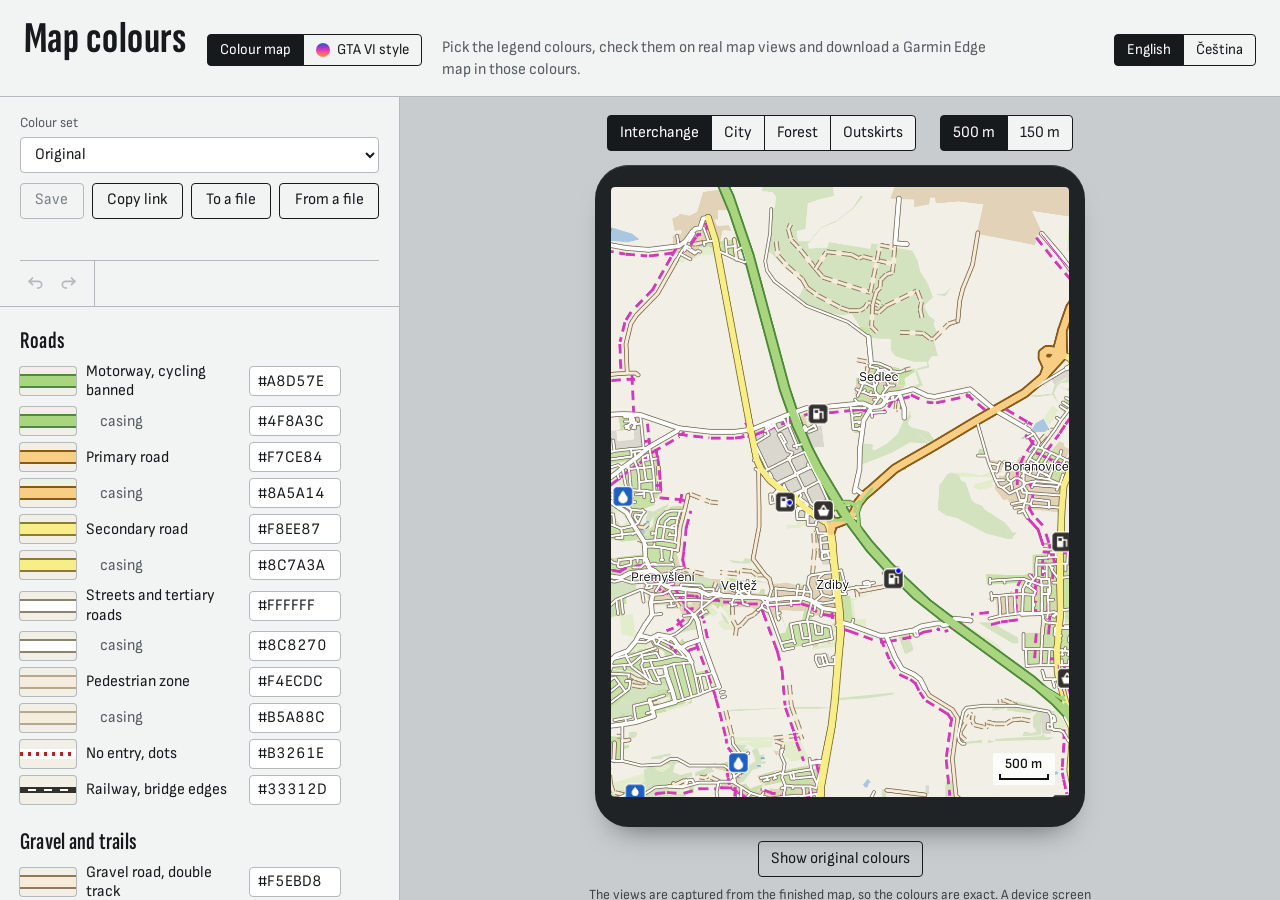
<file: index.html>
<!doctype html>
<html lang="en">
<head>
<meta charset="utf-8">
<meta name="viewport" content="width=device-width, initial-scale=1">
<title>Map colours for Garmin Edge</title>
<meta name="description" content="Pick the colours of a cycling map for Garmin Edge, preview them and download the recoloured .img. Everything happens in your browser.">
<link rel="icon" href="data:,">
<link rel="preconnect" href="https://fonts.googleapis.com">
<link rel="preconnect" href="https://fonts.gstatic.com" crossorigin>
<link href="https://fonts.googleapis.com/css2?family=Sofia+Sans+Extra+Condensed:wght@600;700&family=Sofia+Sans+Semi+Condensed:wght@400;500;600&display=swap" rel="stylesheet">
<link rel="stylesheet" href="style.css?v=0264073da9">
<link rel="stylesheet" href="gta.css?v=0264073da9">
</head>
<body>
<div class="sky" aria-hidden="true"><i class="day"></i><i class="night"></i></div>
<header class="top">
  <h1 data-i18n="heading">Map colours</h1>
  <nav class="modes" id="modes" aria-label="Map" data-i18n-label="modes">
    <a href="./" data-mode="colour" data-i18n="modeColour">Colour map</a>
    <a href="?map=gta" data-mode="gta" class="gta" data-i18n="modeGta">GTA VI style</a>
  </nav>
  <p class="lede" id="lede" data-i18n="lede">Pick the legend colours, check them on real map views and download a Garmin Edge map in those colours.</p>
  <nav class="languages" id="languages" aria-label="Language" data-i18n-label="languages"></nav>
</header>

<main class="bench">
  <section class="legend" aria-label="Legend" data-i18n-label="legend">
    <div class="legend-tools">
      <label class="field">
        <span data-i18n="presetLabel">Colour set</span>
        <select id="preset"></select>
      </label>
      <p class="preset-note" id="preset-note" hidden></p>
      <div class="tool-row" id="set-tools">
        <button type="button" id="save-set" data-i18n="saveSet">Save</button>
        <button type="button" id="copy-link" data-i18n="copyLink" data-i18n-title="copyLinkTitle">Copy link</button>
        <button type="button" id="save-palette" data-i18n="toFile" data-i18n-label="savePalette" data-i18n-title="savePalette">To a file</button>
        <button type="button" id="load-palette" data-i18n="fromFile" data-i18n-label="loadPalette" data-i18n-title="loadPalette">From a file</button>
        <input type="file" id="palette-file" accept="application/json,.json" hidden>
      </div>
      <form class="tool-row" id="set-form" novalidate hidden>
        <input type="text" id="set-name" maxlength="40" spellcheck="false" autocomplete="off">
        <button type="submit" id="set-confirm">Save</button>
        <button type="button" class="icon" id="set-cancel" aria-label="Cancel" data-i18n-label="cancel" data-i18n-title="cancel">
          <svg viewBox="0 0 24 24" aria-hidden="true"><path d="M6 6l12 12"/><path d="M18 6L6 18"/></svg>
        </button>
      </form>
      <p class="message" id="palette-message" role="status"></p>
    </div>
    <div class="history" role="group" aria-label="History of changes" data-i18n-label="history">
      <button type="button" class="history-arrow" id="history-back" aria-label="Step back" data-i18n-label="historyBack">
        <svg viewBox="0 0 24 24" aria-hidden="true"><path d="M9 14l-4-4 4-4"/><path d="M5 10h11a4 4 0 1 1 0 8h-1"/></svg>
      </button>
      <button type="button" class="history-arrow" id="history-forward" aria-label="Step forward" data-i18n-label="historyForward">
        <svg viewBox="0 0 24 24" aria-hidden="true"><path d="M15 14l4-4-4-4"/><path d="M19 10H8a4 4 0 1 0 0 8h1"/></svg>
      </button>
      <div class="history-strip" id="history-strip"></div>
    </div>
    <div id="legend"></div>
  </section>

  <section class="stage" aria-label="Preview" data-i18n-label="preview">
    <div class="stage-controls">
      <div class="tabs" id="scenes" role="tablist" aria-label="Place" data-i18n-label="place"></div>
      <div class="segmented" id="screens" role="group" aria-label="Scale" data-i18n-label="scale"></div>
    </div>

    <div class="device">
      <div class="screen" id="screen">
        <canvas id="view" width="960" height="1280" aria-label="Map view in the chosen colours" data-i18n-label="viewLabel"></canvas>
        <div class="scale" id="scale" hidden><span id="scale-label"></span><i id="scale-bar"></i></div>
        <p class="screen-status" id="frame-status" role="status">Loading the view…</p>
      </div>
    </div>

    <div class="under-device">
      <button type="button" id="compare" aria-pressed="false">Show original colours</button>
      <p class="credit">
        <span data-i18n="credit">The views are captured from the finished map, so the colours are exact. A device screen looks paler than a monitor.</span>
        <a href="https://www.openstreetmap.org/copyright" data-i18n="osmCredit">Map data © OpenStreetMap contributors, ODbL</a>
      </p>
    </div>

    <div class="export">
      <h2 data-i18n="exportHeading">Download the map</h2>
      <div class="field" id="device-field" hidden>
        <span id="device-label" data-i18n="device">Device</span>
        <div class="segmented" id="devices" role="group" aria-labelledby="device-label"></div>
      </div>
      <div class="export-row">
        <label class="field">
          <span data-i18n="region">Region</span>
          <select id="region"></select>
        </label>
        <button type="button" class="primary" id="download" data-i18n="download">Download .img</button>
      </div>
      <progress id="progress" max="1" value="0" hidden></progress>
      <p class="message" id="export-message" role="status">The file is put together in your browser; nothing is sent to a server. Copy it to the Garmin folder on the device.</p>
    </div>

    <section class="install" aria-labelledby="install-heading">
      <h2 id="install-heading" data-i18n="installHeading">Put the map on your Edge</h2>
      <ol>
        <li data-i18n="installConnect">Connect the Edge to a computer with a USB cable. Windows shows it in Explorer. On a Mac, an Edge 530, 830 or 1030 appears as a disk in Finder; an Edge 540, 840, 1040, 1050 or newer needs a file transfer app such as OpenMTP.</li>
        <li data-i18n="installCopy">Copy the downloaded .img file into the Garmin folder on the device. The file can have any name.</li>
        <li data-i18n="installRestart">Unplug the cable and wait for the Edge to restart.</li>
        <li data-i18n="installEnable">On the Edge, open the settings of the profile you ride with, go to Navigation, then Map, and switch the new map on in the list of maps.</li>
        <li data-i18n="installDetail" data-device="edge1060" hidden>In the same Map settings, open Appearance and set Map Detail to Less. The map is drawn for that setting.</li>
        <li data-i18n="installStock">Leave Garmin's own map switched on as well. This map is drawn on top; routes are still calculated by Garmin's map, because this one has no routing data.</li>
      </ol>
      <p class="install-note" data-i18n="installTried">Tried on an Edge 830 so far: labels, navigation and rerouting work. For other models the steps follow Garmin's manuals. If the map does not appear, switch Garmin's map off for a moment to check that the device reads the file.</p>    </section>
  </section>
</main>

<!-- Режим «GTA VI style» (gta.js, gta.css): готовая карта, цвета не меняются, поэтому без редактора. -->
<div class="gta-page" id="gta-page" hidden>
  <main class="gta-main">
    <section class="hero">
      <div class="pitch">
        <p class="eyebrow" data-i18n="gtaEyebrow">New · Prague and Brdy</p>
        <h2 class="title"><span class="pre" data-i18n="gtaTitlePre">The map in</span><span class="big" data-i18n="gtaTitle">GTA VI style</span></h2>
        <p class="gta-lede" data-i18n="gtaLede">Roads in one colour, houses, a light map by day and a dark one at night. Nothing to set up: the colours are fixed.</p>
        <ul class="features">
          <li><span class="ico"><svg class="i" viewBox="0 0 24 24" aria-hidden="true"><path d="M4 21 9 3M20 21 15 3M12 6v2M12 11v2M12 16v3"/></svg></span>
            <span><b data-i18n="gtaRoadsTitle">One road grey</b><span data-i18n="gtaRoads">Gold lanes on motorways, pale yellow on main roads.</span></span></li>
          <li><span class="ico"><svg class="i" viewBox="0 0 24 24" aria-hidden="true"><path d="M3 21h18M5 21V11l7-6 7 6v10M10 21v-6h4v6"/></svg></span>
            <span><b data-i18n="gtaHousesTitle">Houses</b><span data-i18n="gtaHouses">Every building, from 120 m in.</span></span></li>
          <li><span class="ico"><svg class="i" viewBox="0 0 24 24" aria-hidden="true"><path d="M21 13.5A8.5 8.5 0 1 1 10.5 3a6.6 6.6 0 0 0 10.5 10.5Z"/></svg></span>
            <span><b data-i18n="gtaNightTitle">Day and night</b><span data-i18n="gtaNight">The Edge switches with its own day and night mode.</span></span></li>
          <li><span class="ico"><svg class="i" viewBox="0 0 24 24" aria-hidden="true"><path d="M5 20c2-3 1-6 4-8s5-1 6-4 1-4 3-5"/><path d="M4 9h3M15 17h4" stroke-dasharray="1 3"/></svg></span>
            <span><b data-i18n="gtaTrailsTitle">Trails up close</b><span data-i18n="gtaTrails">Paths and rough tracks only at 50–80 m.</span></span></li>
        </ul>
        <div class="card get">
          <h2 data-i18n="exportHeading">Download the map</h2>
          <div class="get-row">
            <label class="field"><span data-i18n="region">Region</span><select id="gta-region"></select></label>
            <button type="button" class="go" id="gta-download"><svg viewBox="0 0 24 24" aria-hidden="true"><path d="M12 4v11M7 10l5 5 5-5M5 20h14"/></svg><span data-i18n="download">Download .img</span></button>
          </div>
          <progress id="gta-progress" max="1" value="0" hidden></progress>
          <p class="note" id="gta-message" role="status"></p>
        </div>
      </div>

      <div class="viewer">
        <div class="pills scenes" id="gta-scenes" role="group" aria-label="Place" data-i18n-label="place"></div>
        <div class="minimap">
          <div class="mm-screen">
            <img class="d" alt="" data-i18n-label="gtaDayView">
            <img class="n" alt="" data-i18n-label="gtaNightView">
            <!-- ездок в середине кадра, как Edge держит своё место на карте -->
            <svg class="player" viewBox="-16 -16 32 32" aria-hidden="true"><circle r="13" fill="#111" stroke="#fff" stroke-width="2"/><path d="M0 -7.5 6.5 6.5 0 3 -6.5 6.5Z" fill="#fff"/></svg>
            <p class="mm-status" id="gta-status" role="status" hidden></p>
          </div>
          <span class="north" aria-hidden="true">N</span>
        </div>
        <p class="place" id="gta-place"><b></b><span></span></p>
        <div class="controls">
          <div class="pills time" id="gta-time" role="group" aria-label="Day or night" data-i18n-label="gtaTime">
            <button type="button" data-time="day"><svg viewBox="0 0 24 24" aria-hidden="true"><circle cx="12" cy="12" r="4"/><path d="M12 2v2M12 20v2M4.9 4.9l1.4 1.4M17.7 17.7l1.4 1.4M2 12h2M20 12h2M4.9 19.1l1.4-1.4M17.7 6.3l1.4-1.4"/></svg><span data-i18n="gtaDay">Day</span></button>
            <button type="button" data-time="night"><svg viewBox="0 0 24 24" aria-hidden="true"><path d="M21 13.5A8.5 8.5 0 1 1 10.5 3a6.6 6.6 0 0 0 10.5 10.5Z"/></svg><span data-i18n="gtaNightButton">Night</span></button>
          </div>
          <div class="pills zoom" id="gta-screens" role="group" aria-label="Scale" data-i18n-label="scale"></div>
        </div>
        <p class="credit"><span data-i18n="gtaCredit">Views from the finished map.</span> <a href="https://www.openstreetmap.org/copyright" data-i18n="osmCredit">Map data © OpenStreetMap contributors, ODbL</a></p>
      </div>
    </section>

    <section class="key" aria-labelledby="gta-key-heading">
      <div class="key-head"><h2 id="gta-key-heading" data-i18n="gtaKeyHeading">Map key</h2><p id="gta-key-note"></p></div>
      <div class="key-grid" id="gta-key"></div>
    </section>

    <section class="gta-install" aria-labelledby="gta-install-heading">
      <h2 class="install-head" id="gta-install-heading" data-i18n="installHeading">Put the map on your Edge</h2>
      <div class="card">
        <ol>
          <li data-i18n="installConnect">Connect the Edge to a computer with a USB cable.</li>
          <li data-i18n="gtaInstallCopy">Copy the downloaded .img file into the Garmin folder on the device, or into Garmin/Maps on an Edge 1050 or 1060. The file can have any name.</li>
          <li data-i18n="installRestart">Unplug the cable and wait for the Edge to restart.</li>
          <li data-i18n="installEnable">On the Edge, open the settings of the profile you ride with, go to Navigation, then Map, and switch the new map on in the list of maps.</li>
          <li data-i18n="gtaInstallDetail">On an Edge 1050 or 1060, open Appearance in the same Map settings and set Map Detail to Less. The map is drawn for that setting.</li>
          <li data-i18n="gtaInstallStock">This map covers Garmin's map completely. Routes are still calculated by Garmin's map, so keep it switched on for navigation.</li>
        </ol>
        <p class="gta-note" data-i18n="gtaInstallTried">Not tried on a device yet.</p>
      </div>
    </section>
  </main>
  <footer class="foot" data-i18n="gtaFootnote">Inspired by GTA VI. A fan-made map, not affiliated with Rockstar Games.</footer>
</div>

<script type="module" src="app.js?v=0264073da9"></script>
</body>
</html>
</file>
<file: style.css>
/* Стол картографа: нейтрально-серое окружение, чтобы интерфейс не искажал восприятие цветов карты. */
:root {
  --surround: #C8CCCE;
  --panel: #F2F3F3;
  --ink: #171A1C;
  --muted: #555D61;
  --rule: #B3B9BC;
  --accent: #0A6B74;
  --bezel: #1F2326;
  --map-bg: #F1EFE6;
  --ui: "Sofia Sans Semi Condensed", "Helvetica Neue", Arial, sans-serif;
  --display: "Sofia Sans Extra Condensed", "Arial Narrow", sans-serif;
}

* { box-sizing: border-box; }

body {
  margin: 0;
  background: var(--surround);
  color: var(--ink);
  font: 400 16px/1.4 var(--ui);
  /* Легенда и превью прокручиваются порознь: кадр остаётся на виду, пока листаешь цвета. */
  height: 100vh;
  display: flex;
  flex-direction: column;
}

button, select, input { font: inherit; color: inherit; }

:focus-visible { outline: 2px solid var(--accent); outline-offset: 2px; }

.top {
  display: flex;
  align-items: baseline;
  gap: 20px;
  flex-wrap: wrap;
  padding: 18px 24px 14px;
  background: var(--panel);
  border-bottom: 1px solid var(--rule);
}

h1 {
  margin: 0;
  font: 700 44px/0.95 var(--display);
  letter-spacing: 0.01em;
}

.lede { margin: 0; max-width: 62ch; color: var(--muted); }

.languages { margin-left: auto; align-self: center; }
.languages button { height: 32px; font-size: 15px; }

.bench {
  flex: 1;
  min-height: 0;
  display: grid;
  grid-template-columns: minmax(320px, 400px) 1fr;
}
.legend, .stage { overflow-y: auto; }

/* ---------- легенда ---------- */
.legend {
  background: var(--panel);
  border-right: 1px solid var(--rule);
  padding: 16px 20px 40px;
}

.legend-tools { padding-bottom: 14px; border-bottom: 1px solid var(--rule); container-type: inline-size; }

.field { display: grid; gap: 4px; }
.field[hidden] { display: none; }
.field > span { font-size: 14px; color: var(--muted); }

select {
  height: 36px;
  padding: 0 10px;
  border: 1px solid var(--rule);
  border-radius: 4px;
  background: #fff;
}

.preset-note { margin: 8px 0 0; font-size: 14px; color: var(--muted); }

.tool-row { display: flex; gap: 8px; flex-wrap: wrap; margin-top: 10px; }
.tool-row[hidden] { display: none !important; }
/* Четыре кнопки набора занимают строку целиком; где строка для них узка, встают два на два, а не три и одна. */
#set-tools button { flex: 1 1 auto; padding: 0 10px; }
@container (max-width: 349px) {
  #set-tools { display: grid; grid-template-columns: 1fr 1fr; }
}
/* Кнопка «Сохранить» на готовом наборе: выглядит выключенной, но по нажатию объясняет почему. */
.tool-row button[aria-disabled="true"] { border-color: var(--rule); color: #7A8286; cursor: default; }
.tool-row button[aria-disabled="true"]:hover { background: transparent; }

/* Строка кнопок на время превращается в поле: имя набора или ссылка. */
#set-form { flex-wrap: nowrap; }
#set-name {
  flex: 1;
  min-width: 0;
  height: 36px;
  padding: 0 10px;
  border: 1px solid var(--rule);
  border-radius: 4px;
  background: #fff;
}
#set-name.invalid { border-color: #9B1C1C; }
button.icon { flex: none; width: 36px; padding: 0; display: grid; place-items: center; }
button.icon svg {
  width: 18px;
  height: 18px;
  fill: none;
  stroke: currentColor;
  stroke-width: 2;
  stroke-linecap: round;
}

button {
  height: 36px;
  padding: 0 12px;
  border: 1px solid var(--ink);
  border-radius: 4px;
  background: transparent;
  cursor: pointer;
}
button:hover { background: rgba(23, 26, 28, 0.07); }
button[aria-pressed="true"] { background: var(--ink); color: #fff; }
button.primary { background: var(--ink); color: #fff; font-weight: 600; padding: 0 18px; }
button.primary:hover { background: #2C3236; }
button:disabled { opacity: 0.5; cursor: default; }

.message { margin: 8px 0 0; font-size: 14px; color: var(--muted); min-height: 1.4em; }
.message.error { color: #9B1C1C; }

/* История правок: стрелки и лента образцов. Прилипает к верху легенды, чтобы быть под рукой в конце списка.
   Отступ прилипания браузер считает от края содержимого, поэтому top гасит верхнее поле легенды. */
.history {
  position: sticky;
  top: -16px;
  z-index: 1;
  display: flex;
  align-items: center;
  gap: 4px;
  height: 46px;
  margin: 0 -20px;
  padding: 0 20px;
  background: var(--panel);
  border-bottom: 1px solid var(--rule);
}
.history-arrow {
  flex: none;
  width: 30px;
  height: 30px;
  padding: 0;
  border: 0;
  display: grid;
  place-items: center;
}
.history-arrow svg {
  width: 20px;
  height: 20px;
  fill: none;
  stroke: currentColor;
  stroke-width: 2;
  stroke-linecap: round;
  stroke-linejoin: round;
}
/* Не disabled: кнопка остаётся в порядке обхода и не теряет фокус, когда шаги кончились. */
.history-arrow[aria-disabled="true"] { color: var(--rule); cursor: default; }
.history-arrow[aria-disabled="true"]:hover { background: transparent; }

.history-strip {
  position: relative;
  flex: 1;
  width: 0;                /* иначе длинная лента распирает страницу на узком экране, вместо того чтобы прокручиваться */
  min-width: 0;
  display: flex;
  align-items: center;
  gap: 7px;
  height: 100%;
  margin-left: 6px;
  padding: 0 6px 0 12px;
  border-left: 1px solid var(--rule);
  overflow-x: auto;
  scrollbar-width: none;
}
.history-strip::-webkit-scrollbar { display: none; }

.swatch {
  flex: none;
  display: flex;
  width: 22px;
  height: 22px;
  padding: 0;
  border: 0;
  border-radius: 3px;
  box-shadow: 0 0 0 1px var(--rule);
  overflow: hidden;
}
.swatch i { flex: 1; }
.swatch[aria-current="step"] { box-shadow: 0 0 0 2px var(--panel), 0 0 0 4px var(--ink); }
/* Отменённые шаги: бледнеет заливка, рамка остаётся, иначе светлый образец пропадает совсем. */
.swatch.ahead i { opacity: 0.35; }
.swatch.ahead:hover i, .swatch.ahead:focus-visible i { opacity: 1; }

.group h2 {
  margin: 22px 0 6px;
  font: 600 24px/1 var(--display);
  letter-spacing: 0.01em;
}

.row {
  display: grid;
  grid-template-columns: 56px 1fr 92px 28px;
  align-items: center;
  gap: 10px;
  padding: 3px 0;
}
.row.sub .name { color: var(--muted); padding-left: 14px; }

.name { min-width: 0; overflow-wrap: anywhere; line-height: 1.2; }

/* Образец стоит на плашке цвета фона карты: контраст с фоном виден прямо в легенде. */
.well {
  position: relative;
  width: 56px;
  height: 28px;
  border-radius: 3px;
  background: var(--map-bg);
  box-shadow: 0 0 0 1px var(--rule);
  display: grid;
  place-items: center;
  overflow: hidden;
}
.well input[type="color"] {
  position: absolute;
  inset: 0;
  width: 100%;
  height: 100%;
  opacity: 0;
  cursor: pointer;
  border: 0;
  padding: 0;
}
.well:focus-within { outline: 2px solid var(--accent); outline-offset: 2px; }

.sample { display: block; width: 100%; }
.k-road .sample { height: 14px; background: var(--c); border-block: 2px solid var(--pair); }
.k-casing .sample { height: 14px; background: var(--pair); border-block: 2px solid var(--c); }
.k-line .sample { height: 3px; background: var(--c); }
.k-dash .sample { height: 3px; background: repeating-linear-gradient(90deg, var(--c) 0 6px, transparent 6px 10px); }
.k-longdash .sample { height: 4px; background: repeating-linear-gradient(90deg, var(--c) 0 11px, transparent 11px 17px); }
.k-dotline .sample { height: 3px; background: repeating-linear-gradient(90deg, var(--c) 0 3px, transparent 3px 8px); }
.k-dots .sample {
  height: 10px;
  background:
    repeating-linear-gradient(90deg, var(--c) 0 3px, transparent 3px 8px) center / 100% 4px no-repeat,
    var(--pair);
}
.k-rail .sample {
  height: 6px;
  background:
    repeating-linear-gradient(90deg, transparent 0 8px, var(--pair) 8px 16px) center / 100% 2px no-repeat,
    var(--c);
}
.k-area .sample { height: 28px; background: var(--c); }
.k-marks .sample {
  height: 28px;
  background: radial-gradient(circle, var(--c) 0 1.6px, transparent 2px) 0 0 / 11px 11px, var(--pair);
}
.k-hatch .sample {
  height: 28px;
  background: repeating-linear-gradient(135deg, var(--c) 0 2px, transparent 2px 9px);
}
.k-wet .sample {
  height: 28px;
  background: linear-gradient(90deg, var(--c) 0 50%, transparent 50%) 0 3px / 16px 7px;
  -webkit-mask: repeating-linear-gradient(#000 0 2px, transparent 2px 7px);
  mask: repeating-linear-gradient(#000 0 2px, transparent 2px 7px);
}
.k-text .sample { width: auto; color: var(--c); font: 600 17px/1 var(--ui); }

.hex {
  width: 92px;
  height: 30px;
  padding: 0 8px;
  border: 1px solid var(--rule);
  border-radius: 4px;
  background: #fff;
  font-variant-numeric: tabular-nums;
  text-transform: uppercase;
}
.hex.invalid { border-color: #9B1C1C; }

.undo {
  width: 28px;
  height: 28px;
  padding: 0;
  border: 0;
  border-radius: 50%;
  font-size: 17px;
  line-height: 1;
  color: var(--accent);
  visibility: hidden;
}
.row.changed .undo { visibility: visible; }

/* ---------- превью ---------- */
.stage {
  padding: 18px 24px 48px;
  display: grid;
  justify-items: center;
  align-content: start;
  gap: 14px;
}

.stage-controls {
  display: flex;
  gap: 14px 24px;
  flex-wrap: wrap;
  justify-content: center;
  align-items: center;
}

.tabs, .segmented, .languages { display: flex; flex-wrap: wrap; }
.tabs button, .segmented button, .languages button { border-radius: 0; margin-left: -1px; background: var(--panel); }
.tabs button:first-child, .segmented button:first-child, .languages button:first-child { border-radius: 4px 0 0 4px; margin-left: 0; }
.tabs button:last-child, .segmented button:last-child, .languages button:last-child { border-radius: 0 4px 4px 0; }
.tabs button[aria-selected="true"], .segmented button[aria-pressed="true"], .languages button[aria-pressed="true"] { background: var(--ink); color: #fff; }

.device {
  padding: 22px 16px 30px;
  border-radius: 34px;
  background: var(--bezel);
  box-shadow: 0 1px 0 #3A4044 inset, 0 18px 30px -18px rgba(0, 0, 0, 0.55);
  max-width: 100%;
}

.screen {
  position: relative;
  container-type: inline-size;
  /* 480 точек — размер области карты на приборе; на низком экране кадр сжимается, чтобы влезть целиком */
  width: clamp(300px, calc((100vh - 290px) * 0.75), 480px);
  max-width: 100%;
  aspect-ratio: 3 / 4;
  background: #000;
  border-radius: 4px;
  overflow: hidden;
}
.screen canvas { display: block; width: 100%; height: 100%; }

.scale {
  position: absolute;
  right: 14px;
  bottom: 12px;
  display: grid;
  justify-items: center;
  gap: 3px;
  padding: 4px 6px 5px;
  background: rgba(255, 255, 255, 0.82);
  border-radius: 2px;
  font: 600 14px/1 var(--ui);
  color: #111;
}
.scale i {
  display: block;
  height: 6px;
  border: 2px solid #111;
  border-top: 0;
}

.screen-status {
  position: absolute;
  inset: 0;
  margin: 0;
  display: grid;
  place-items: center;
  padding: 24px;
  text-align: center;
  color: #E4E7E8;
  background: rgba(20, 23, 25, 0.86);
}
.screen-status[hidden] { display: none; }

.under-device { display: grid; justify-items: center; gap: 8px; max-width: 520px; }
.credit { margin: 0; font-size: 14px; color: #3F474B; text-align: center; }
.credit a { color: inherit; text-underline-offset: 2px; }

.export, .install {
  width: min(520px, 100%);
  padding: 16px 18px 14px;
  background: var(--panel);
  border: 1px solid var(--rule);
  border-radius: 6px;
}
.export h2, .install h2 { margin: 0 0 10px; font: 600 24px/1 var(--display); }

.install ol { margin: 0; padding-left: 1.3em; display: grid; gap: 6px; }
.install ol li::marker { font-weight: 600; font-variant-numeric: tabular-nums; }
.install-note { margin: 12px 0 0; font-size: 14px; color: var(--muted); }
/* Выбор прибора: две равные кнопки во всю ширину; на узком экране подпись переносится внутри кнопки. */
#device-field { margin-bottom: 12px; }
#devices { flex-wrap: nowrap; }
#devices button { flex: 1 1 0; height: auto; min-height: 36px; padding: 6px 10px; line-height: 1.2; }
.export-row { display: flex; gap: 12px; align-items: end; flex-wrap: wrap; }
.export-row .field { flex: 1 1 200px; }
progress { width: 100%; height: 8px; margin-top: 12px; accent-color: var(--accent); }

@media (max-width: 860px) {
  body { height: auto; display: block; }
  .legend, .stage { overflow-y: visible; }
  .stage > * { min-width: 0; max-width: 100%; }
  .device { padding: 16px 10px 22px; border-radius: 26px; }
  .screen { width: min(480px, calc(100vw - 52px)); }
  .bench { grid-template-columns: 1fr; }
  .stage { order: -1; padding: 16px 16px 28px; }
  .legend { border-right: 0; border-top: 1px solid var(--rule); padding: 16px 16px 40px; }
  .history { top: 0; margin: 0 -16px; padding: 0 16px; }
  h1 { font-size: 36px; }
  .top { padding: 14px 16px 12px; gap: 10px 20px; }
  .languages { margin-left: 0; }
}
</file>
<file: gta.css>
/* Режим «GTA VI style» (gta.js). Всё здесь действует только при body.gta, кроме переключателя
   в шапке и скрытого неба. Цвета страницы следуют за переключателем «День / Ночь» под картой.
   Градиенты — из коллекции grabient.com/gta-6-gradients, с её собственными опорными цветами. */

:root {
  /* 3. градиент логотипа: оранжевый, розовый, фиолетовый, синий */
  --g-logo: linear-gradient(90deg in oklch, oklch(76.53% 0.1575 52.90), oklch(70.47% 0.1875 15.90), oklch(64.09% 0.2332 342.10), oklch(56.28% 0.2161 315.90), oklch(49.93% 0.1873 292.21), oklch(51.56% 0.1814 265.12));
  --g-logo-up: linear-gradient(0deg in oklch, oklch(76.53% 0.1575 52.90) 0%, oklch(70.47% 0.1875 15.90) 26%, oklch(64.09% 0.2332 342.10) 48%, oklch(56.28% 0.2161 315.90) 68%, oklch(49.93% 0.1873 292.21) 81%, oklch(51.56% 0.1814 265.12) 100%);
  /* 1. неоновый кобальт, маджента и красный */
  --g-neon: linear-gradient(90deg in oklch, oklch(58.66% 0.2094 265.08), oklch(63.39% 0.1929 277.76), oklch(62.99% 0.1819 309.46), oklch(60.24% 0.2163 349.62), oklch(61.42% 0.2494 25.56));
  /* 9. закат над Леонидой */
  --g-sun: radial-gradient(circle at 50% 50% in oklch, oklch(61.81% 0.2398 350.16) 0%, oklch(67.44% 0.2204 10.41) 15%, oklch(77.95% 0.1339 40.45) 33%, oklch(85.66% 0.0936 57.81) 46%, oklch(79.33% 0.1168 34.75) 56%, oklch(67.49% 0.1597 355.63) 64%, oklch(54.59% 0.1953 316.66) 72%, oklch(43.92% 0.1927 292.06) 80%, oklch(33.27% 0.1581 275.68) 87%, oklch(24.19% 0.1178 264.57) 95%, oklch(20.10% 0.0803 259.59) 100%);
  /* 7. пастельные небоскрёбы из второго трейлера */
  --g-sky: linear-gradient(180deg in oklch, oklch(71.82% 0.0712 229.34) 0%, oklch(79.91% 0.0538 295.94) 23%, oklch(84.64% 0.0631 351.90) 36%, oklch(90.71% 0.0453 42.66) 48%, oklch(94.42% 0.0237 79.14) 58%, oklch(89.11% 0.0373 142.84) 71%, oklch(80.35% 0.0620 188.01) 84%, oklch(71.33% 0.0820 192.43) 100%);
  --gta-ease: cubic-bezier(.2, .7, .2, 1);
  --gta-fade: 320ms;
}

/* ---------- переключатель карт в шапке (виден в обоих режимах) ---------- */
.modes { display: flex; align-self: center; }
.modes a {
  display: inline-flex; align-items: center; gap: 7px; height: 32px; padding: 0 12px; margin-left: -1px;
  border: 1px solid var(--ink); background: var(--panel); color: var(--ink); font-size: 15px; text-decoration: none;
}
.modes a:first-child { border-radius: 4px 0 0 4px; margin-left: 0; }
.modes a:last-child { border-radius: 0 4px 4px 0; }
.modes a:hover { background: #E4E6E7; }
.modes a[aria-current="page"] { background: var(--ink); color: #fff; }
.modes .gta::before { content: ""; width: 14px; height: 14px; border-radius: 50%; background: var(--g-logo-up); }

.sky { display: none; }

/* ---------- цвета режима: ночь и день ---------- */
body.gta[data-time="night"] {
  --bg: #0E142C;           /* земля ночной карты: экран и страница — одна поверхность */
  --ink: #F2F4FA;
  --muted: #C0B7DD;
  --accent: #F79AC9;
  --surface: rgba(19, 25, 56, 0.66);
  --chip: rgba(255, 255, 255, 0.06);
  --line: rgba(192, 183, 221, 0.2);
  --ring: #F3459E;
  --pressed-bg: #F2F4FA;
  --pressed-ink: #0E142C;
  --title: var(--g-logo-up);
}
body.gta[data-time="day"] {
  --bg: #F5EBDB;
  --ink: #191433;
  --muted: #45386F;
  --accent: #833FC5;
  --surface: rgba(255, 255, 255, 0.7);
  --chip: rgba(255, 255, 255, 0.55);
  --line: rgba(69, 56, 111, 0.18);
  --ring: #833FC5;
  --pressed-bg: #191433;
  --pressed-ink: #FFFFFF;
  --title: var(--g-neon);
}

body.gta {
  height: auto; min-height: 100dvh; display: block;
  background: var(--bg); color: var(--ink);
  transition: background-color var(--gta-fade) var(--gta-ease), color var(--gta-fade) var(--gta-ease);
}
body.gta :focus-visible { outline-color: var(--ring); outline-offset: 3px; }
body.gta .bench { display: none; }

/* Небо: два неподвижных слоя, которые сменяют друг друга, — градиенты анимировать не нужно. */
body.gta .sky { display: block; position: fixed; inset: 0; z-index: -2; pointer-events: none; }
.sky i { position: absolute; inset: 0; opacity: 0; transition: opacity var(--gta-fade) var(--gta-ease); }
.sky .day { background: radial-gradient(ellipse 45% 55% at 74% 46%, rgba(255, 241, 226, 0.95), rgba(255, 213, 190, 0.5) 45%, transparent 75%), var(--g-sky); }
.sky .night {
  background:
    radial-gradient(ellipse 70% 40% at 50% 112%, rgba(121, 39, 236, 0.34), transparent 70%),
    radial-gradient(ellipse 40% 40% at 8% -8%, rgba(51, 93, 206, 0.28), transparent 70%),
    #0E142C;
}
body.gta[data-time="day"] .sky .day, body.gta[data-time="night"] .sky .night { opacity: 1; }

/* ---------- шапка в режиме GTA ---------- */
body.gta .top {
  position: sticky; top: 0; z-index: 10; align-items: center; gap: 12px 24px; padding: 14px 32px;
  border-bottom: 0; background: var(--surface);
  -webkit-backdrop-filter: blur(16px) saturate(1.3); backdrop-filter: blur(16px) saturate(1.3);
}
body.gta .top::after { content: ""; position: absolute; left: 0; right: 0; bottom: -3px; height: 3px; background: var(--g-logo); }
body.gta h1 { font-size: 34px; line-height: 1; }

body.gta .modes, body.gta .languages, .gta-page .pills {
  display: flex; gap: 4px; padding: 4px; border-radius: 999px; background: var(--chip); box-shadow: inset 0 0 0 1px var(--line);
}
body.gta .modes a, body.gta .languages button, .gta-page .pills button {
  display: inline-flex; align-items: center; justify-content: center; gap: 8px;
  height: auto; min-height: 40px; margin: 0; padding: 0 16px;
  border: 2px solid transparent; border-radius: 999px; background: transparent; color: var(--ink);
  font-weight: 600; cursor: pointer;
  transition: background-color 180ms var(--gta-ease), color 180ms var(--gta-ease);
}
body.gta .languages button { min-height: 36px; padding: 0 12px; font-size: 15px; }
body.gta .modes a:first-child, body.gta .modes a:last-child,
body.gta .languages button:first-child, body.gta .languages button:last-child { border-radius: 999px; margin-left: 0; }
/* наведение — только на невыбранное, чтобы выбранная кнопка не теряла заливку под курсором */
body.gta .modes a:not([aria-current]):hover, body.gta .languages button:not([aria-pressed="true"]):hover,
.gta-page .pills button:not([aria-pressed="true"]):hover { background: var(--chip); }
body.gta .languages [aria-pressed="true"], .gta-page .pills [aria-pressed="true"] { background: var(--pressed-bg); color: var(--pressed-ink); }
body.gta .modes .gta[aria-current="page"] { background: linear-gradient(var(--bg), var(--bg)) padding-box, var(--g-logo) border-box; color: var(--ink); }

/* ---------- первый экран: рассказ и мини-карта ---------- */
.gta-page { overflow-x: clip; }       /* солнце за мини-картой не должно расширять страницу */
.gta-page[hidden] { display: none; }
.gta-main { max-width: 1320px; margin: 0 auto; padding: 0 32px; }
.gta-page .hero {
  display: grid; grid-template-columns: minmax(0, 1fr) auto; gap: 40px 56px; align-items: center;
  min-height: calc(100dvh - 74px); padding: 28px 0 40px;
}
.gta-page .pitch { max-width: 580px; display: grid; gap: 22px; }
.gta-page .eyebrow {
  justify-self: start; margin: 0; padding: 5px 14px; border: 1.5px solid transparent; border-radius: 999px;
  background: linear-gradient(var(--bg), var(--bg)) padding-box, var(--g-logo) border-box;
  font-size: 15px; font-weight: 600; letter-spacing: .02em;
}
.gta-page .title { margin: 0; display: grid; gap: 2px; text-transform: uppercase; }
.gta-page .title .pre { font: 800 clamp(26px, 2.6vw, 34px)/1 var(--display); letter-spacing: .08em; color: var(--muted); }
.gta-page .title .big {
  justify-self: start; padding: 0 .1em .04em 0;      /* место для наклона букв: background-clip его иначе срежет */
  font: italic 900 clamp(68px, 8.4vw, 122px)/.86 var(--display); letter-spacing: -.005em;
  background: var(--title); -webkit-background-clip: text; background-clip: text; color: transparent;
}
.gta-page .gta-lede { margin: 0; font-size: 19px; line-height: 1.5; max-width: 46ch; }

.gta-page .features { margin: 0; padding: 0; list-style: none; display: grid; grid-template-columns: 1fr 1fr; gap: 14px 22px; }
.gta-page .features li { display: grid; grid-template-columns: 38px 1fr; gap: 12px; align-items: start; font-size: 15px; line-height: 1.4; color: var(--muted); }
.gta-page .features b { display: block; color: var(--ink); font-weight: 600; font-size: 16px; }
.gta-page .ico { width: 38px; height: 38px; border-radius: 10px; display: grid; place-items: center; background: var(--chip); box-shadow: inset 0 0 0 1px var(--line); color: var(--accent); }
.gta-page svg.i { width: 20px; height: 20px; fill: none; stroke: currentColor; stroke-width: 2; stroke-linecap: round; stroke-linejoin: round; }

.gta-page .card {
  padding: 18px 20px; border-radius: 16px; background: var(--surface);
  -webkit-backdrop-filter: blur(14px); backdrop-filter: blur(14px);
  box-shadow: inset 0 0 0 1px var(--line), 0 20px 40px -28px rgba(10, 8, 40, .55);
}
.gta-page .card h2, .gta-page .card h3 { margin: 0 0 12px; font: 800 26px/1 var(--display); letter-spacing: .01em; }
.gta-page .get-row { display: flex; gap: 12px; align-items: end; flex-wrap: wrap; }
.gta-page .get-row .field { flex: 1 1 200px; }
.gta-page .field > span { color: var(--muted); }
.gta-page select { height: 48px; padding: 0 14px; border: 0; border-radius: 12px; background: var(--chip); color: var(--ink); box-shadow: inset 0 0 0 1px var(--line); cursor: pointer; }
body.gta[data-time="night"] .gta-page select option { background: #0E142C; }
.gta-page .go {
  height: 48px; padding: 0 26px; border: 0; border-radius: 12px; cursor: pointer;
  background: var(--g-neon); color: #fff;
  font: 700 19px/1 var(--ui); letter-spacing: .01em;   /* белый на неоне 3,6–4,4 : 1 — хватает для крупного жирного текста */
  box-shadow: 0 10px 26px -10px rgba(215, 51, 148, .75);
  transition: transform 160ms var(--gta-ease), box-shadow 160ms var(--gta-ease), filter 160ms var(--gta-ease);
}
.gta-page .go:hover { background: var(--g-neon); filter: brightness(1.07) saturate(1.1); box-shadow: 0 14px 34px -10px rgba(215, 51, 148, .9); }
.gta-page .go:active { transform: scale(.97); }
.gta-page .go:disabled { opacity: .55; cursor: default; transform: none; }
.gta-page .go svg { width: 18px; height: 18px; vertical-align: -3px; margin-right: 8px; fill: none; stroke: currentColor; stroke-width: 2.4; stroke-linecap: round; stroke-linejoin: round; }
.gta-page .note { margin: 10px 0 0; font-size: 14px; color: var(--muted); min-height: 1.4em; }
.gta-page .note.error { color: var(--accent); font-weight: 600; }
.gta-page progress { accent-color: #F3459E; }

/* ---------- мини-карта: карта Edge в рамке игрового HUD ---------- */
.gta-page .viewer { position: relative; display: grid; justify-items: center; gap: 16px; isolation: isolate; }
/* Солнце за картой: ночью — «закат над Леонидой», днём — мягкий блик неба. */
.gta-page .viewer::before {
  content: ""; position: absolute; z-index: -1; left: 50%; top: 47%; width: 860px; aspect-ratio: 1; border-radius: 50%;
  transform: translate(-50%, -50%); background: var(--g-sun); opacity: 0; transition: opacity var(--gta-fade) var(--gta-ease);
  -webkit-mask: radial-gradient(circle, #000 52%, transparent 71%); mask: radial-gradient(circle, #000 52%, transparent 71%);
}
body.gta[data-time="night"] .gta-page .viewer::before { opacity: .62; }
.gta-page .minimap { position: relative; }
.gta-page .mm-screen {
  position: relative; overflow: hidden; border-radius: 26px; background: #000;
  width: clamp(280px, calc((100dvh - 320px) * .75), 440px); aspect-ratio: 3 / 4;
  box-shadow: 0 0 0 3px rgba(255, 255, 255, .82), 0 0 0 4.5px rgba(25, 20, 51, .22), 0 30px 60px -28px rgba(8, 6, 30, .7);
  transition: box-shadow var(--gta-fade) var(--gta-ease);
}
body.gta[data-time="night"] .gta-page .mm-screen {
  box-shadow: 0 0 0 3px rgba(242, 244, 250, .5), 0 0 0 4.5px rgba(0, 0, 0, .35), 0 0 70px -12px rgba(243, 69, 158, .55), 0 30px 60px -28px rgba(0, 0, 0, .9);
}
.gta-page .mm-screen::after { content: ""; position: absolute; inset: 0; border-radius: inherit; pointer-events: none;
  box-shadow: inset 0 0 0 1px rgba(255, 255, 255, .22), inset 0 0 34px rgba(12, 10, 36, .3); }
.gta-page .mm-screen img { position: absolute; inset: 0; width: 100%; height: 100%; object-fit: cover; transition: opacity var(--gta-fade) var(--gta-ease); }
body.gta[data-time="day"] .mm-screen .n, body.gta[data-time="night"] .mm-screen .d { opacity: 0; }
.gta-page .player { position: absolute; left: 50%; top: 50%; width: 32px; height: 32px; transform: translate(-50%, -50%); filter: drop-shadow(0 2px 4px rgba(0, 0, 0, .35)); }
.gta-page .north { position: absolute; left: 50%; top: 0; transform: translate(-50%, -50%); width: 28px; height: 28px; border-radius: 50%;
  display: grid; place-items: center; background: #111; color: #fff; font: 700 14px/1 var(--ui);
  box-shadow: 0 0 0 2px rgba(255, 255, 255, .9), 0 2px 6px rgba(0, 0, 0, .35); pointer-events: none; }
.gta-page .mm-status { position: absolute; inset: 0; margin: 0; display: grid; place-items: center; padding: 24px; text-align: center; color: #F2F4FA; background: rgba(14, 20, 44, .86); }
.gta-page .mm-status[hidden] { display: none; }
.gta-page .place { margin: 2px 0 0; display: flex; align-items: baseline; gap: 10px; flex-wrap: wrap; justify-content: center; }
.gta-page .place b { font: italic 900 26px/1 var(--display); text-transform: uppercase; letter-spacing: .02em; }
.gta-page .place span { font-size: 16px; color: var(--muted); }
.gta-page .place span:not(:empty)::before { content: ""; display: inline-block; width: 2px; height: 16px; margin-right: 10px; vertical-align: -2px; background: var(--g-logo-up); border-radius: 1px; }
.gta-page .controls { display: flex; gap: 12px 16px; flex-wrap: wrap; justify-content: center; }
.gta-page .scenes button, .gta-page .zoom button { font-size: 15px; }
.gta-page .time button { min-width: 108px; }
.gta-page .time svg { width: 18px; height: 18px; fill: none; stroke: currentColor; stroke-width: 2; stroke-linecap: round; stroke-linejoin: round; }
/* День — цвета солнца, ночь — фиолет сумерек: переключатель сам показывает, что делает. */
.gta-page .time [data-time="day"][aria-pressed="true"] { background: linear-gradient(90deg in oklch, oklch(85.66% 0.0936 57.81), oklch(76.53% 0.1575 52.90)); color: #191433; }
.gta-page .time [data-time="night"][aria-pressed="true"] { background: linear-gradient(90deg in oklch, oklch(31.91% 0.1933 279.83), oklch(51.97% 0.2604 293.58)); color: #fff; }
body.gta .gta-page .credit { margin: 0; font-size: 13px; color: var(--muted); text-align: center; }

/* ---------- легенда и установка ---------- */
.gta-page .key { padding: 24px 0 24px; }
.gta-page .key-head { display: flex; align-items: baseline; gap: 8px 20px; flex-wrap: wrap; margin-bottom: 18px; }
.gta-page .key-head h2, .gta-page .install-head { margin: 0; font: italic 900 52px/1 var(--display); text-transform: uppercase; }
.gta-page .key-head p { margin: 0; color: var(--muted); }
.gta-page .key-grid { display: grid; grid-template-columns: repeat(3, minmax(0, 1fr)); gap: 18px; align-items: start; }
.gta-page .key-grid .stack { display: grid; gap: 18px; }
.gta-page .k-row { display: grid; grid-template-columns: 76px 1fr; gap: 14px; align-items: center; padding: 5px 0; }
.gta-page .k-well { position: relative; height: 32px; border-radius: 8px; overflow: hidden; box-shadow: inset 0 0 0 1px var(--line); }
.gta-page .k-well > div { position: absolute; inset: 0; display: grid; place-items: center; transition: opacity var(--gta-fade) var(--gta-ease); }
body.gta[data-time="day"] .k-well .n, body.gta[data-time="night"] .k-well .d { opacity: 0; }
.gta-page .k-line { width: 100%; }
.gta-page .k-area { width: 100%; height: 100%; }
.gta-page .k-text { font: 600 15px/1 var(--ui); letter-spacing: .03em; }

.gta-page .gta-install { padding: 32px 0 56px; display: grid; gap: 18px; }
.gta-page .gta-install .card { max-width: 860px; }
.gta-page .gta-install ol { margin: 0; padding-left: 1.4em; display: grid; gap: 8px; }
.gta-page .gta-install li::marker { font-weight: 700; color: var(--accent); }
.gta-page .gta-note { margin: 12px 0 0; font-size: 14px; color: var(--muted); }

.gta-page .foot { max-width: 1320px; margin: 0 auto; padding: 18px 32px 28px; font-size: 13px; color: var(--muted); border-top: 1px solid var(--line); }

/* ---------- узкий экран: рассказ, потом карта, потом остальное ---------- */
@media (max-width: 980px) {
  .gta-page .hero { grid-template-columns: minmax(0, 640px); justify-content: center; min-height: 0; gap: 22px; }
  .gta-page .pitch { display: contents; }
  .gta-page .eyebrow { order: 1; } .gta-page .title { order: 2; } .gta-page .gta-lede { order: 3; }
  .gta-page .viewer { order: 4; margin: 10px 0; }
  .gta-page .features { order: 5; } .gta-page .get { order: 6; }
  .gta-page .key-grid { grid-template-columns: 1fr 1fr; }
}
@media (max-width: 640px) {
  body.gta .top { position: relative; padding: 12px 16px; }    /* в две строки шапка слишком высокая, чтобы висеть наверху */
  body.gta h1 { font-size: 28px; }
  body.gta .modes { order: 3; width: 100%; }
  body.gta .modes a { flex: 1; }
  .gta-main { padding: 0 16px; }
  .gta-page .features { grid-template-columns: 1fr; }
  .gta-page .key-grid { grid-template-columns: 1fr; }
  .gta-page .key-head h2, .gta-page .install-head { font-size: 44px; }
  .gta-page .scenes { width: 100%; }
  .gta-page .scenes button { flex: 1; padding: 0 6px; font-size: 14px; }
  .gta-page .mm-screen { width: min(360px, calc(100vw - 48px)); border-radius: 22px; }
  .gta-page .viewer::before { width: 560px; }
  .gta-page .foot { padding: 16px; }
}
@media (prefers-reduced-motion: reduce) {
  body.gta, body.gta *, body.gta *::before, body.gta *::after { transition: none !important; }
}
</file>
